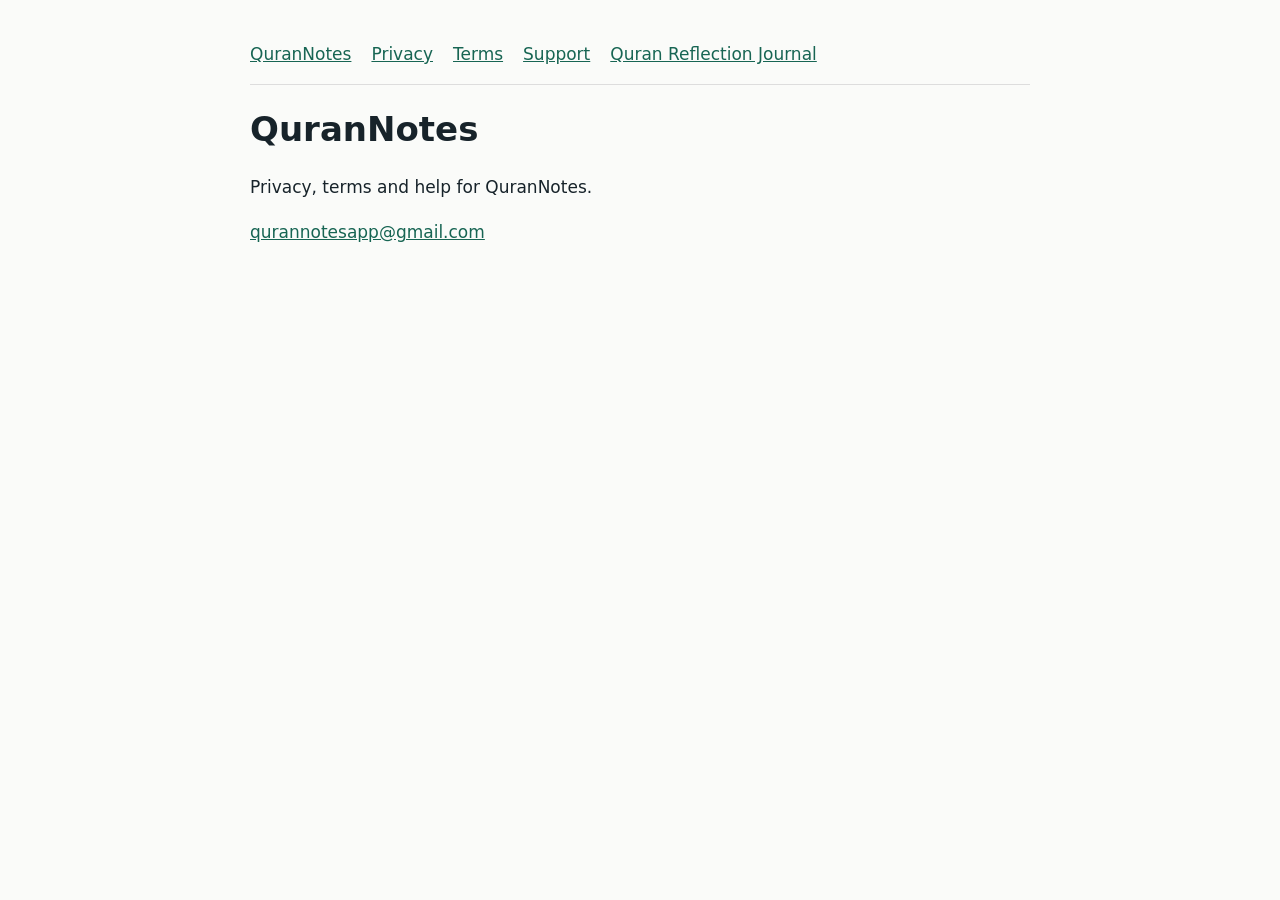
<file: index.html>
<!doctype html><html lang="en"><head><meta charset="utf-8"><meta name="viewport" content="width=device-width,initial-scale=1"><meta name="google-site-verification" content="VivXssZsGwXpyvxPbRL4xhTm6K8oLeYiuXnnENrfl5A" /><title>QuranNotes Privacy and Support</title><style>body{font:17px/1.65 system-ui,sans-serif;color:#17232a;background:#fafbf9;margin:0}main{max-width:780px;margin:0 auto;padding:40px 24px}h1,h2{line-height:1.25}h2{margin-top:2rem}a{color:#176553}nav{display:flex;gap:20px;flex-wrap:wrap;border-bottom:1px solid #ddd;padding-bottom:16px}li{margin-bottom:12px}footer{border-top:1px solid #ddd;margin-top:36px;padding-top:18px;color:#52625c}</style></head><body><main><nav><a href="index.html">QuranNotes</a><a href="privacy.html">Privacy</a><a href="terms.html">Terms</a><a href="support.html">Support</a><a href="tools/quran-reflection-journal/">Quran Reflection Journal</a></nav><h1>QuranNotes</h1><p>Privacy, terms and help for QuranNotes.</p><p><a href="mailto:qurannotesapp@gmail.com">qurannotesapp@gmail.com</a></p></main></body></html>
</file>
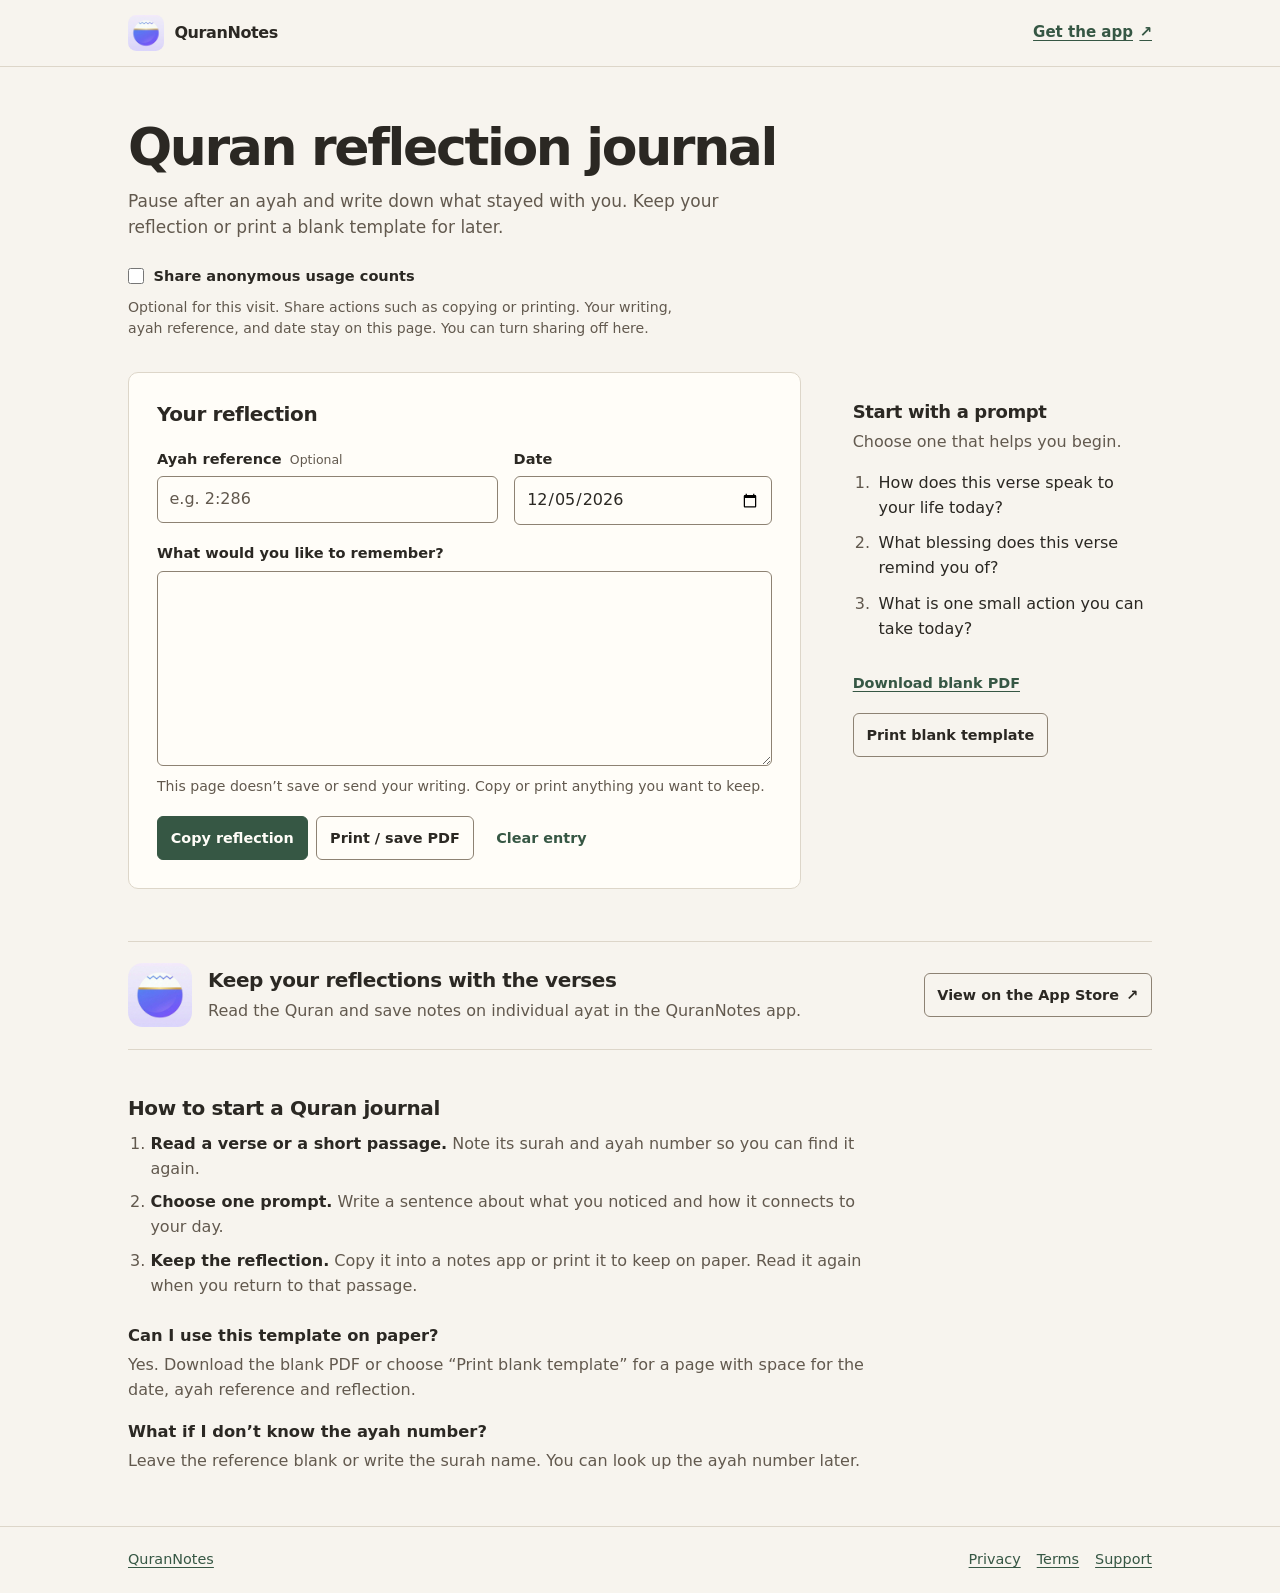
<file: tools/quran-reflection-journal/index.html>
<!doctype html>
<html lang="en">
<head>
  <meta charset="utf-8">
  <meta name="viewport" content="width=device-width, initial-scale=1">
  <meta name="theme-color" content="#f7f4ee" media="(prefers-color-scheme: light)">
  <meta name="theme-color" content="#24221e" media="(prefers-color-scheme: dark)">
  <title>Free Quran Reflection Journal &amp; Printable Template | QuranNotes</title>
  <meta name="description" content="Reflect on any ayah with three simple Quran journaling prompts. Write privately in your browser, then copy your entry or print a blank template.">
  <link rel="canonical" href="https://mahmoudahmedalaa.github.io/qurannotes-legal/tools/quran-reflection-journal/">
  <meta property="og:type" content="website">
  <meta property="og:site_name" content="QuranNotes">
  <meta property="og:title" content="Quran Reflection Journal | QuranNotes">
  <meta property="og:description" content="Write a reflection on any ayah or print a blank Quran journaling template.">
  <meta property="og:url" content="https://mahmoudahmedalaa.github.io/qurannotes-legal/tools/quran-reflection-journal/">
  <link rel="icon" type="image/png" href="qurannotes-icon.png">
  <link rel="stylesheet" href="journal.css">
  <script src="journal.js" defer></script>
  <script src="usage.js" defer></script>
</head>
<body>
  <a class="skip-link" href="#reflection">Skip to journal</a>
  <header class="site-header screen">
    <div class="wrap header-inner">
      <a class="wordmark" href="../../">
        <img src="qurannotes-icon.png" width="36" height="36" alt="">
        QuranNotes
      </a>
      <a class="store-link" href="https://apps.apple.com/app/apple-store/id6758863558?pt=126850320&amp;ct=web_journal&amp;mt=8" target="_blank" rel="noopener">Get the app <span aria-hidden="true">↗</span><span class="visually-hidden"> (opens in a new tab)</span></a>
    </div>
  </header>
  <main class="screen">
    <section class="intro wrap" aria-labelledby="page-title">
      <h1 id="page-title">Quran reflection journal</h1>
      <p>Pause after an ayah and write down what stayed with you. Keep your reflection or print a blank template for later.</p>
      <div id="usage-consent" class="usage-consent" hidden>
        <label for="share-usage">
          <input type="checkbox" id="share-usage" autocomplete="off" aria-describedby="usage-help">
          Share anonymous usage counts
        </label>
        <p id="usage-help">Optional for this visit. Share actions such as copying or printing. Your writing, ayah reference, and date stay on this page. You can turn sharing off here.</p>
      </div>
    </section>
    <div class="wrap workspace">
      <section class="editor" aria-labelledby="entry-title">
        <h2 id="entry-title">Your reflection</h2>
        <noscript>
          <p>Turn on JavaScript to write and copy an entry here. The prompts below also work in a notebook.</p>
        </noscript>
        <fieldset id="entry-fields" disabled>
          <legend class="visually-hidden">Reflection entry</legend>
          <div class="entry-meta">
            <label for="ayah">Ayah reference <span class="optional">Optional</span>
              <input id="ayah" type="text" maxlength="100" placeholder="e.g. 2:286" autocomplete="off" spellcheck="false">
            </label>
            <label for="entry-date">Date
              <input id="entry-date" type="date" min="0001-01-01" max="9999-12-31" autocomplete="off">
            </label>
          </div>
          <div class="reflection-heading">
            <label for="reflection">What would you like to remember?</label>
            <a class="mobile-prompt-link" href="#prompt-title">See prompts</a>
          </div>
          <textarea id="reflection" rows="7" maxlength="8000" dir="auto" autocomplete="off" spellcheck="false" aria-describedby="privacy-hint"></textarea>
          <p id="privacy-hint" class="privacy-hint">This page doesn’t save or send your writing. Copy or print anything you want to keep.</p>
          <div class="entry-actions">
            <button id="copy-entry" class="primary" type="button">Copy reflection</button>
            <button id="print-entry" type="button">Print / save PDF</button>
            <button id="clear-entry" class="quiet" type="button">Clear entry</button>
          </div>
        </fieldset>
        <p id="entry-status" class="status" role="status"></p>
        <div id="manual-copy" hidden>
          <label for="copy-text">Copy this text with your device’s Copy command.</label>
          <textarea id="copy-text" rows="5" dir="auto" readonly></textarea>
        </div>
      </section>
      <aside class="prompt-card" aria-labelledby="prompt-title">
        <h2 id="prompt-title" tabindex="-1">Start with a prompt</h2>
        <p>Choose one that helps you begin.</p>
        <ol>
          <li>How does this verse speak to your life today?</li>
          <li>What blessing does this verse remind you of?</li>
          <li>What is one small action you can take today?</li>
        </ol>
        <div class="blank-template-actions">
          <a id="download-blank-pdf" href="quran-reflection-journal-template.pdf" download>Download blank PDF</a>
          <button id="print-blank" type="button" hidden>Print blank template</button>
        </div>
        <a class="mobile-prompt-link" href="#reflection">Back to writing</a>
      </aside>
    </div>
    <div class="wrap below-editor">
      <section class="app-card" aria-labelledby="app-title">
        <img src="qurannotes-icon.png" width="64" height="64" alt="" loading="lazy">
        <div>
          <h2 id="app-title">Keep your reflections with the verses</h2>
          <p>Read the Quran and save notes on individual ayat in the QuranNotes app.</p>
        </div>
        <a class="app-button" href="https://apps.apple.com/app/apple-store/id6758863558?pt=126850320&amp;ct=web_journal&amp;mt=8" target="_blank" rel="noopener">View on the App Store <span aria-hidden="true">↗</span><span class="visually-hidden"> (opens in a new tab)</span></a>
      </section>
      <section aria-labelledby="how-title" class="guide">
        <h2 id="how-title">How to start a Quran journal</h2>
        <ol>
          <li><strong>Read a verse or a short passage.</strong> Note its surah and ayah number so you can find it again.</li>
          <li><strong>Choose one prompt.</strong> Write a sentence about what you noticed and how it connects to your day.</li>
          <li><strong>Keep the reflection.</strong> Copy it into a notes app or print it to keep on paper. Read it again when you return to that passage.</li>
        </ol>
        <h3>Can I use this template on paper?</h3>
        <p>Yes. Download the blank PDF or choose “Print blank template” for a page with space for the date, ayah reference and reflection.</p>
        <h3>What if I don’t know the ayah number?</h3>
        <p>Leave the reference blank or write the surah name. You can look up the ayah number later.</p>
      </section>
    </div>
  </main>
  <footer class="screen">
    <div class="wrap footer-inner">
      <a href="../../">QuranNotes</a>
      <nav aria-label="Footer">
        <a href="../../privacy.html">Privacy</a>
        <a href="../../terms.html">Terms</a>
        <a href="../../support.html">Support</a>
      </nav>
    </div>
  </footer>
  <article class="print-sheet">
    <h2 class="print-title">Quran reflection journal</h2>
    <p id="print-date">Date: ____________________</p>
    <p id="print-ayah">Ayah reference: ____________________</p>
    <div id="print-prompts">
      <h2>Reflection prompts</h2>
      <ol>
        <li>How does this verse speak to your life today?</li>
        <li>What blessing does this verse remind you of?</li>
        <li>What is one small action you can take today?</li>
      </ol>
    </div>
    <h2>Reflection</h2>
    <p id="print-reflection" dir="auto"></p>
    <div id="print-lines" aria-hidden="true"><div></div><div></div><div></div><div></div><div></div><div></div><div></div><div></div></div>
  </article>
</body>
</html>
</file>
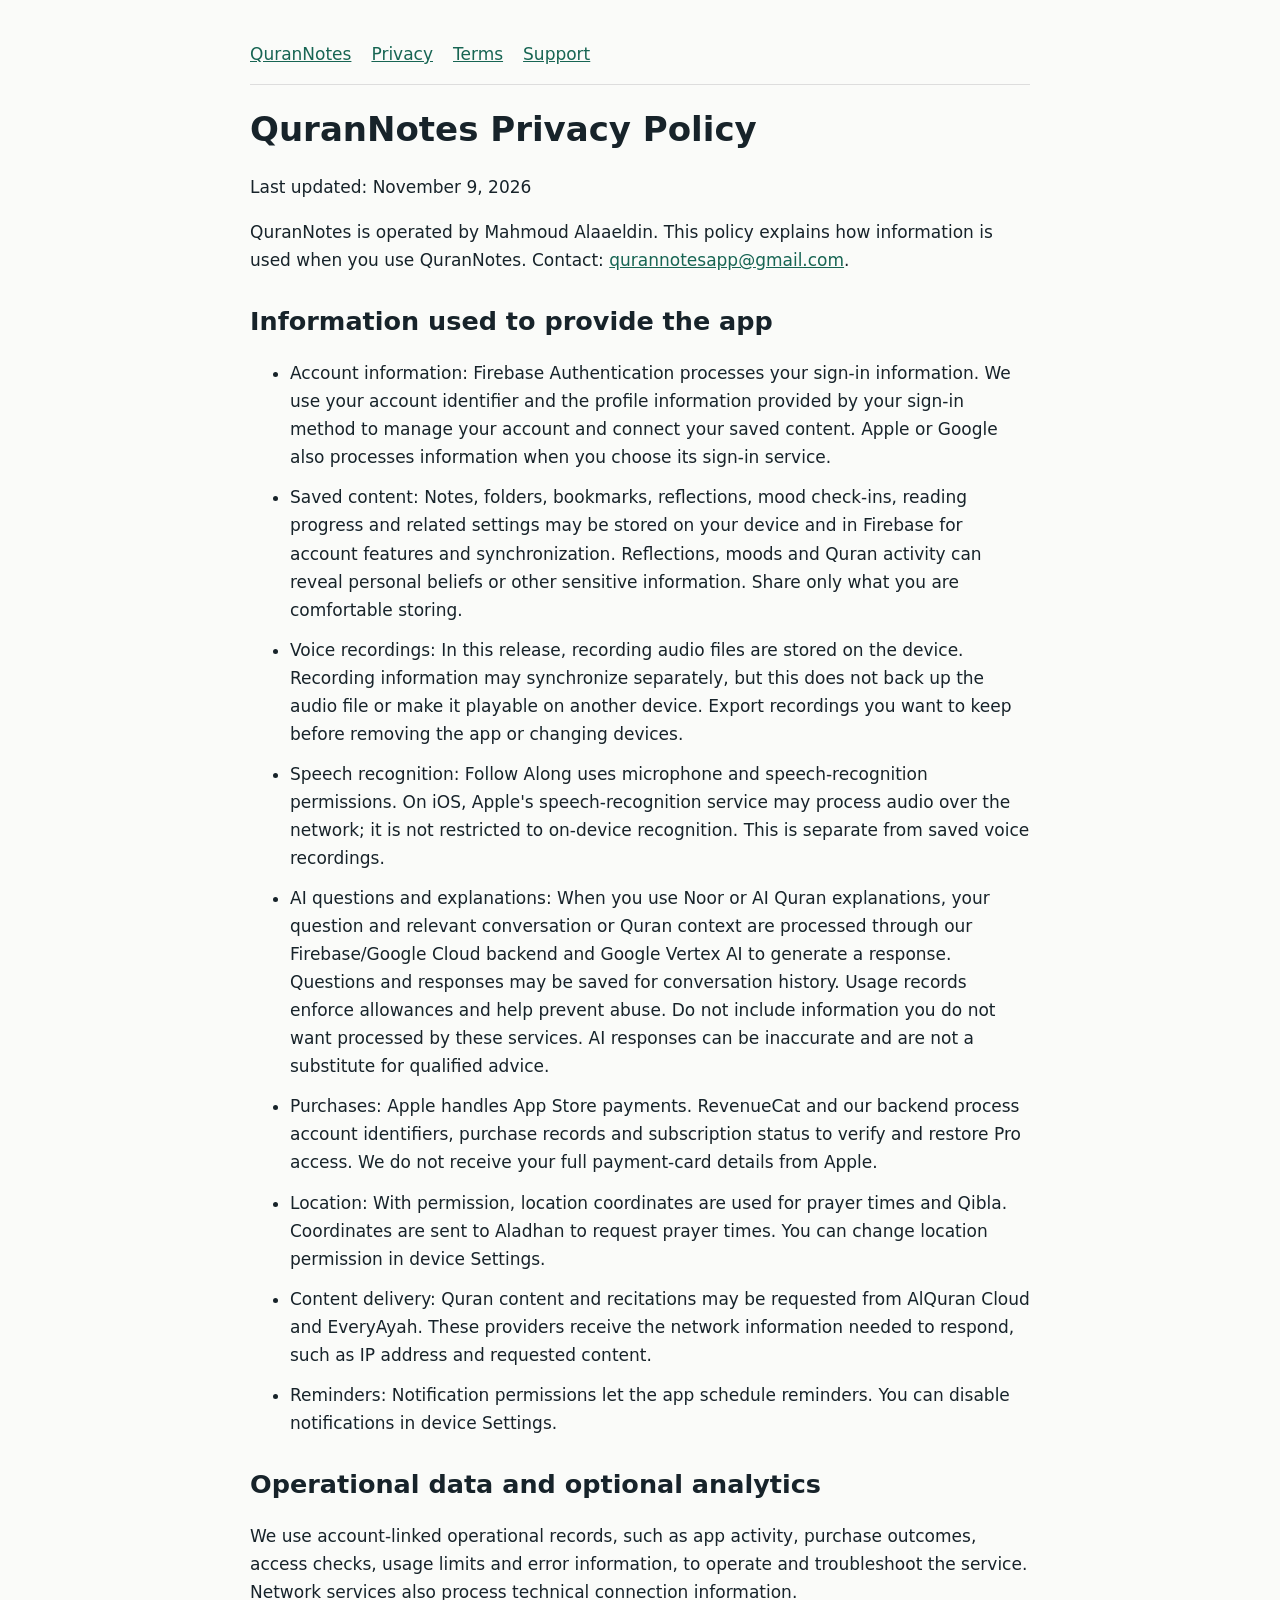
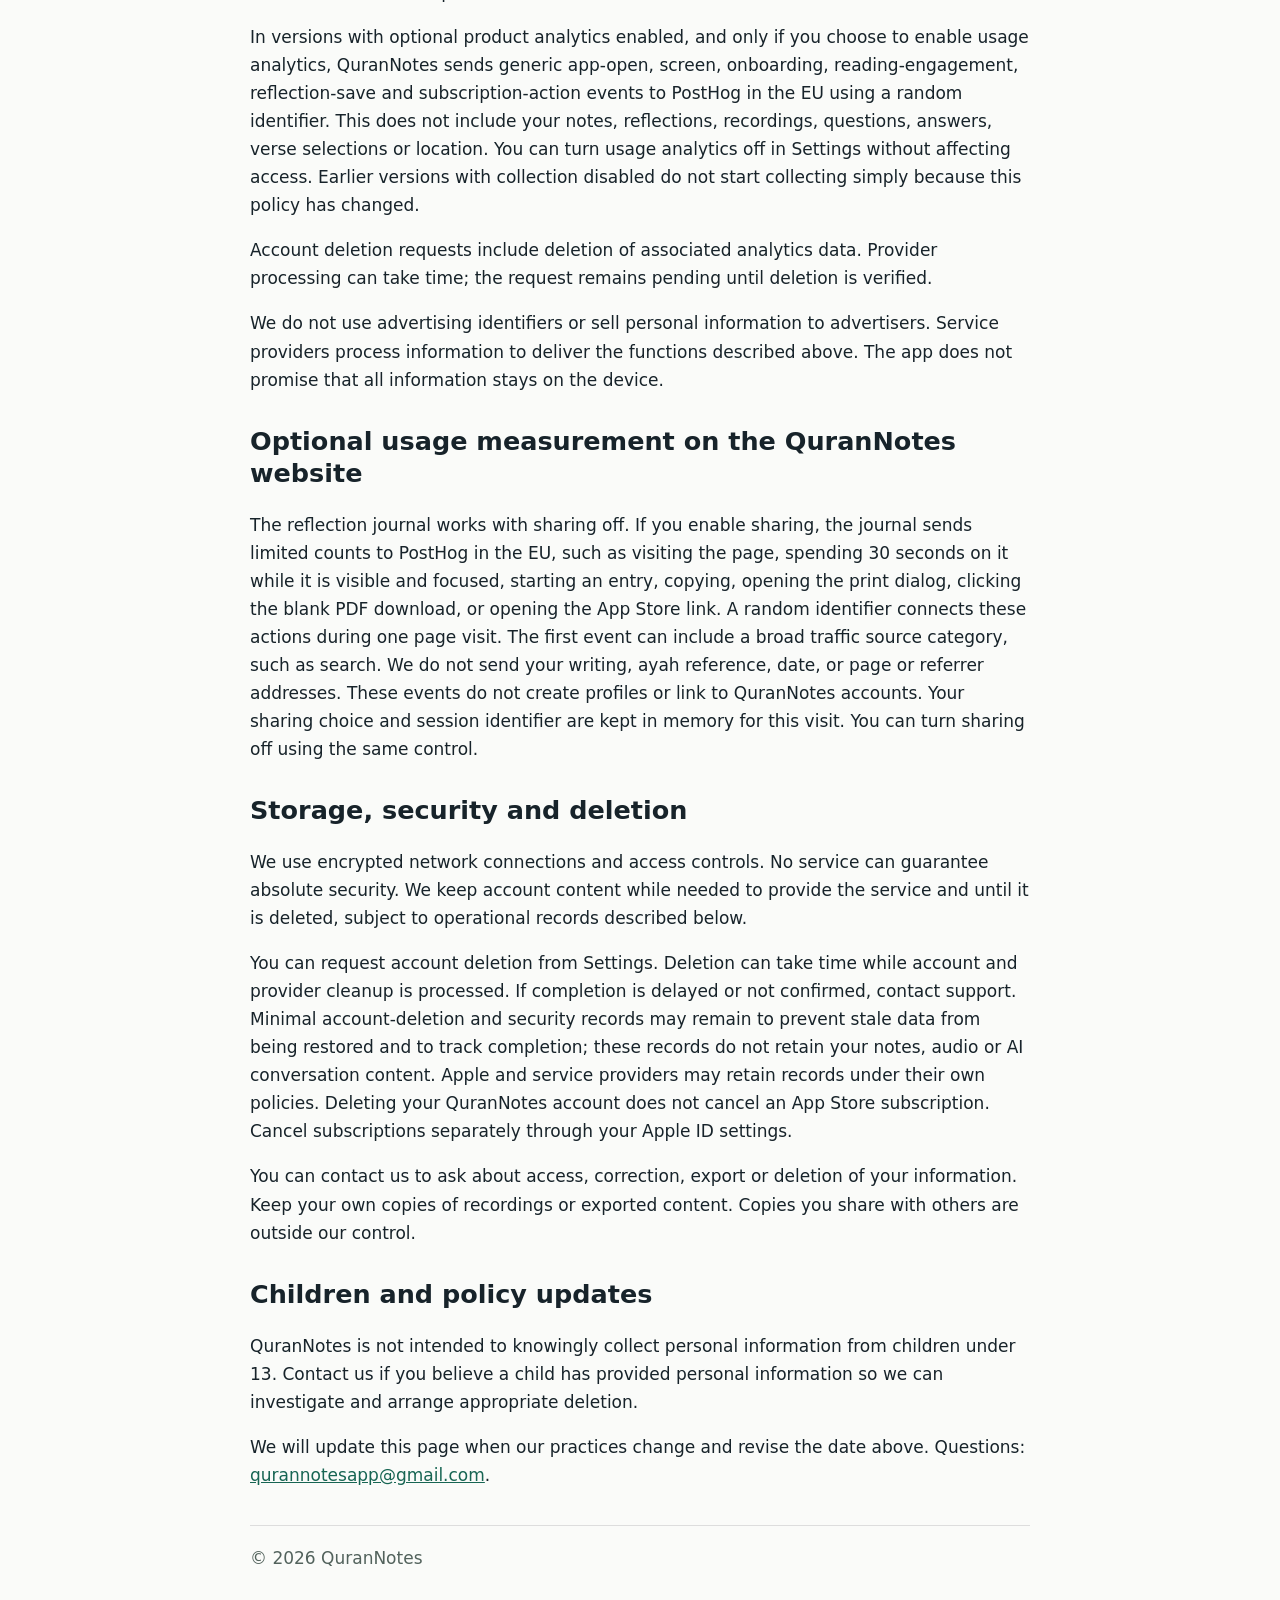
<file: privacy.html>
<!doctype html><html lang="en"><head><meta charset="utf-8"><meta name="viewport" content="width=device-width,initial-scale=1"><title>QuranNotes Privacy Policy</title><style>body{font:17px/1.65 system-ui,sans-serif;color:#17232a;background:#fafbf9;margin:0}main{max-width:780px;margin:0 auto;padding:40px 24px}h1,h2{line-height:1.25}h2{margin-top:2rem}a{color:#176553}nav{display:flex;gap:20px;flex-wrap:wrap;border-bottom:1px solid #ddd;padding-bottom:16px}li{margin-bottom:12px}footer{border-top:1px solid #ddd;margin-top:36px;padding-top:18px;color:#52625c}</style></head><body><main><nav><a href="index.html">QuranNotes</a><a href="privacy.html">Privacy</a><a href="terms.html">Terms</a><a href="support.html">Support</a></nav>
<h1>QuranNotes Privacy Policy</h1>
<p>Last updated: November 9, 2026</p>
<p>QuranNotes is operated by Mahmoud Alaaeldin. This policy explains how information is used when you use QuranNotes. Contact: <a href="mailto:qurannotesapp@gmail.com">qurannotesapp@gmail.com</a>.</p>
<h2>Information used to provide the app</h2>
<ul>
<li>Account information: Firebase Authentication processes your sign-in information. We use your account identifier and the profile information provided by your sign-in method to manage your account and connect your saved content. Apple or Google also processes information when you choose its sign-in service.</li>
<li>Saved content: Notes, folders, bookmarks, reflections, mood check-ins, reading progress and related settings may be stored on your device and in Firebase for account features and synchronization. Reflections, moods and Quran activity can reveal personal beliefs or other sensitive information. Share only what you are comfortable storing.</li>
<li>Voice recordings: In this release, recording audio files are stored on the device. Recording information may synchronize separately, but this does not back up the audio file or make it playable on another device. Export recordings you want to keep before removing the app or changing devices.</li>
<li>Speech recognition: Follow Along uses microphone and speech-recognition permissions. On iOS, Apple&#x27;s speech-recognition service may process audio over the network; it is not restricted to on-device recognition. This is separate from saved voice recordings.</li>
<li>AI questions and explanations: When you use Noor or AI Quran explanations, your question and relevant conversation or Quran context are processed through our Firebase/Google Cloud backend and Google Vertex AI to generate a response. Questions and responses may be saved for conversation history. Usage records enforce allowances and help prevent abuse. Do not include information you do not want processed by these services. AI responses can be inaccurate and are not a substitute for qualified advice.</li>
<li>Purchases: Apple handles App Store payments. RevenueCat and our backend process account identifiers, purchase records and subscription status to verify and restore Pro access. We do not receive your full payment-card details from Apple.</li>
<li>Location: With permission, location coordinates are used for prayer times and Qibla. Coordinates are sent to Aladhan to request prayer times. You can change location permission in device Settings.</li>
<li>Content delivery: Quran content and recitations may be requested from AlQuran Cloud and EveryAyah. These providers receive the network information needed to respond, such as IP address and requested content.</li>
<li>Reminders: Notification permissions let the app schedule reminders. You can disable notifications in device Settings.</li>
</ul>
<h2>Operational data and optional analytics</h2>
<p>We use account-linked operational records, such as app activity, purchase outcomes, access checks, usage limits and error information, to operate and troubleshoot the service. Network services also process technical connection information.</p>
<p>In versions with optional product analytics enabled, and only if you choose to enable usage analytics, QuranNotes sends generic app-open, screen, onboarding, reading-engagement, reflection-save and subscription-action events to PostHog in the EU using a random identifier. This does not include your notes, reflections, recordings, questions, answers, verse selections or location. You can turn usage analytics off in Settings without affecting access. Earlier versions with collection disabled do not start collecting simply because this policy has changed.</p>
<p>Account deletion requests include deletion of associated analytics data. Provider processing can take time; the request remains pending until deletion is verified.</p>
<p>We do not use advertising identifiers or sell personal information to advertisers. Service providers process information to deliver the functions described above. The app does not promise that all information stays on the device.</p>
<h2>Optional usage measurement on the QuranNotes website</h2>
<p>The reflection journal works with sharing off. If you enable sharing, the journal sends limited counts to PostHog in the EU, such as visiting the page, spending 30 seconds on it while it is visible and focused, starting an entry, copying, opening the print dialog, clicking the blank PDF download, or opening the App Store link. A random identifier connects these actions during one page visit. The first event can include a broad traffic source category, such as search. We do not send your writing, ayah reference, date, or page or referrer addresses. These events do not create profiles or link to QuranNotes accounts. Your sharing choice and session identifier are kept in memory for this visit. You can turn sharing off using the same control.</p>
<h2>Storage, security and deletion</h2>
<p>We use encrypted network connections and access controls. No service can guarantee absolute security. We keep account content while needed to provide the service and until it is deleted, subject to operational records described below.</p>
<p>You can request account deletion from Settings. Deletion can take time while account and provider cleanup is processed. If completion is delayed or not confirmed, contact support. Minimal account-deletion and security records may remain to prevent stale data from being restored and to track completion; these records do not retain your notes, audio or AI conversation content. Apple and service providers may retain records under their own policies. Deleting your QuranNotes account does not cancel an App Store subscription. Cancel subscriptions separately through your Apple ID settings.</p>
<p>You can contact us to ask about access, correction, export or deletion of your information. Keep your own copies of recordings or exported content. Copies you share with others are outside our control.</p>
<h2>Children and policy updates</h2>
<p>QuranNotes is not intended to knowingly collect personal information from children under 13. Contact us if you believe a child has provided personal information so we can investigate and arrange appropriate deletion.</p>
<p>We will update this page when our practices change and revise the date above. Questions: <a href="mailto:qurannotesapp@gmail.com">qurannotesapp@gmail.com</a>.</p><footer>© 2026 QuranNotes</footer></main></body></html>
</file>
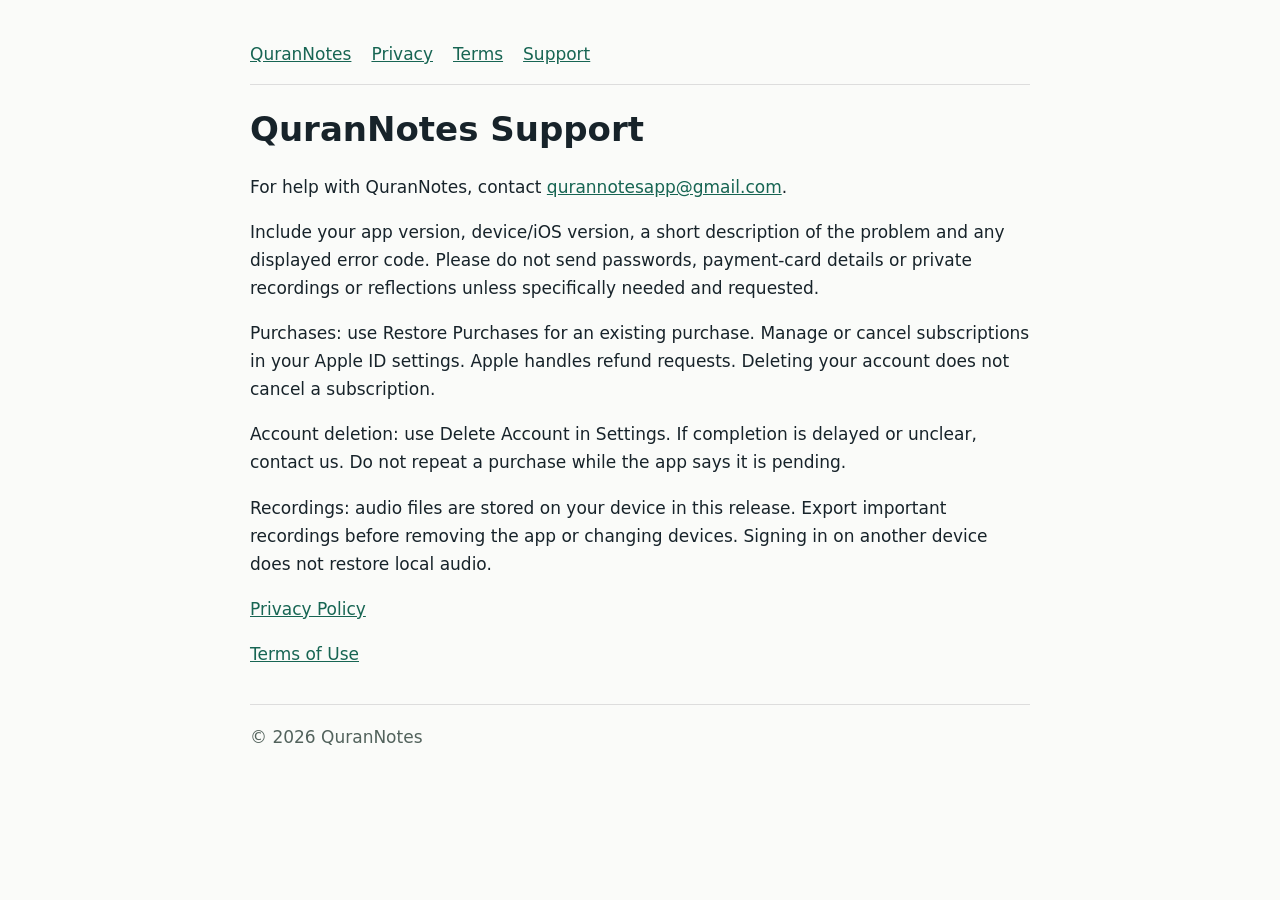
<file: support.html>
<!doctype html><html lang="en"><head><meta charset="utf-8"><meta name="viewport" content="width=device-width,initial-scale=1"><title>QuranNotes Support</title><style>body{font:17px/1.65 system-ui,sans-serif;color:#17232a;background:#fafbf9;margin:0}main{max-width:780px;margin:0 auto;padding:40px 24px}h1,h2{line-height:1.25}h2{margin-top:2rem}a{color:#176553}nav{display:flex;gap:20px;flex-wrap:wrap;border-bottom:1px solid #ddd;padding-bottom:16px}li{margin-bottom:12px}footer{border-top:1px solid #ddd;margin-top:36px;padding-top:18px;color:#52625c}</style></head><body><main><nav><a href="index.html">QuranNotes</a><a href="privacy.html">Privacy</a><a href="terms.html">Terms</a><a href="support.html">Support</a></nav>
<h1>QuranNotes Support</h1>
<p>For help with QuranNotes, contact <a href="mailto:qurannotesapp@gmail.com">qurannotesapp@gmail.com</a>.</p>
<p>Include your app version, device/iOS version, a short description of the problem and any displayed error code. Please do not send passwords, payment-card details or private recordings or reflections unless specifically needed and requested.</p>
<p>Purchases: use Restore Purchases for an existing purchase. Manage or cancel subscriptions in your Apple ID settings. Apple handles refund requests. Deleting your account does not cancel a subscription.</p>
<p>Account deletion: use Delete Account in Settings. If completion is delayed or unclear, contact us. Do not repeat a purchase while the app says it is pending.</p>
<p>Recordings: audio files are stored on your device in this release. Export important recordings before removing the app or changing devices. Signing in on another device does not restore local audio.</p>
<p><a href="privacy.html">Privacy Policy</a></p>
<p><a href="terms.html">Terms of Use</a></p><footer>© 2026 QuranNotes</footer></main></body></html>
</file>
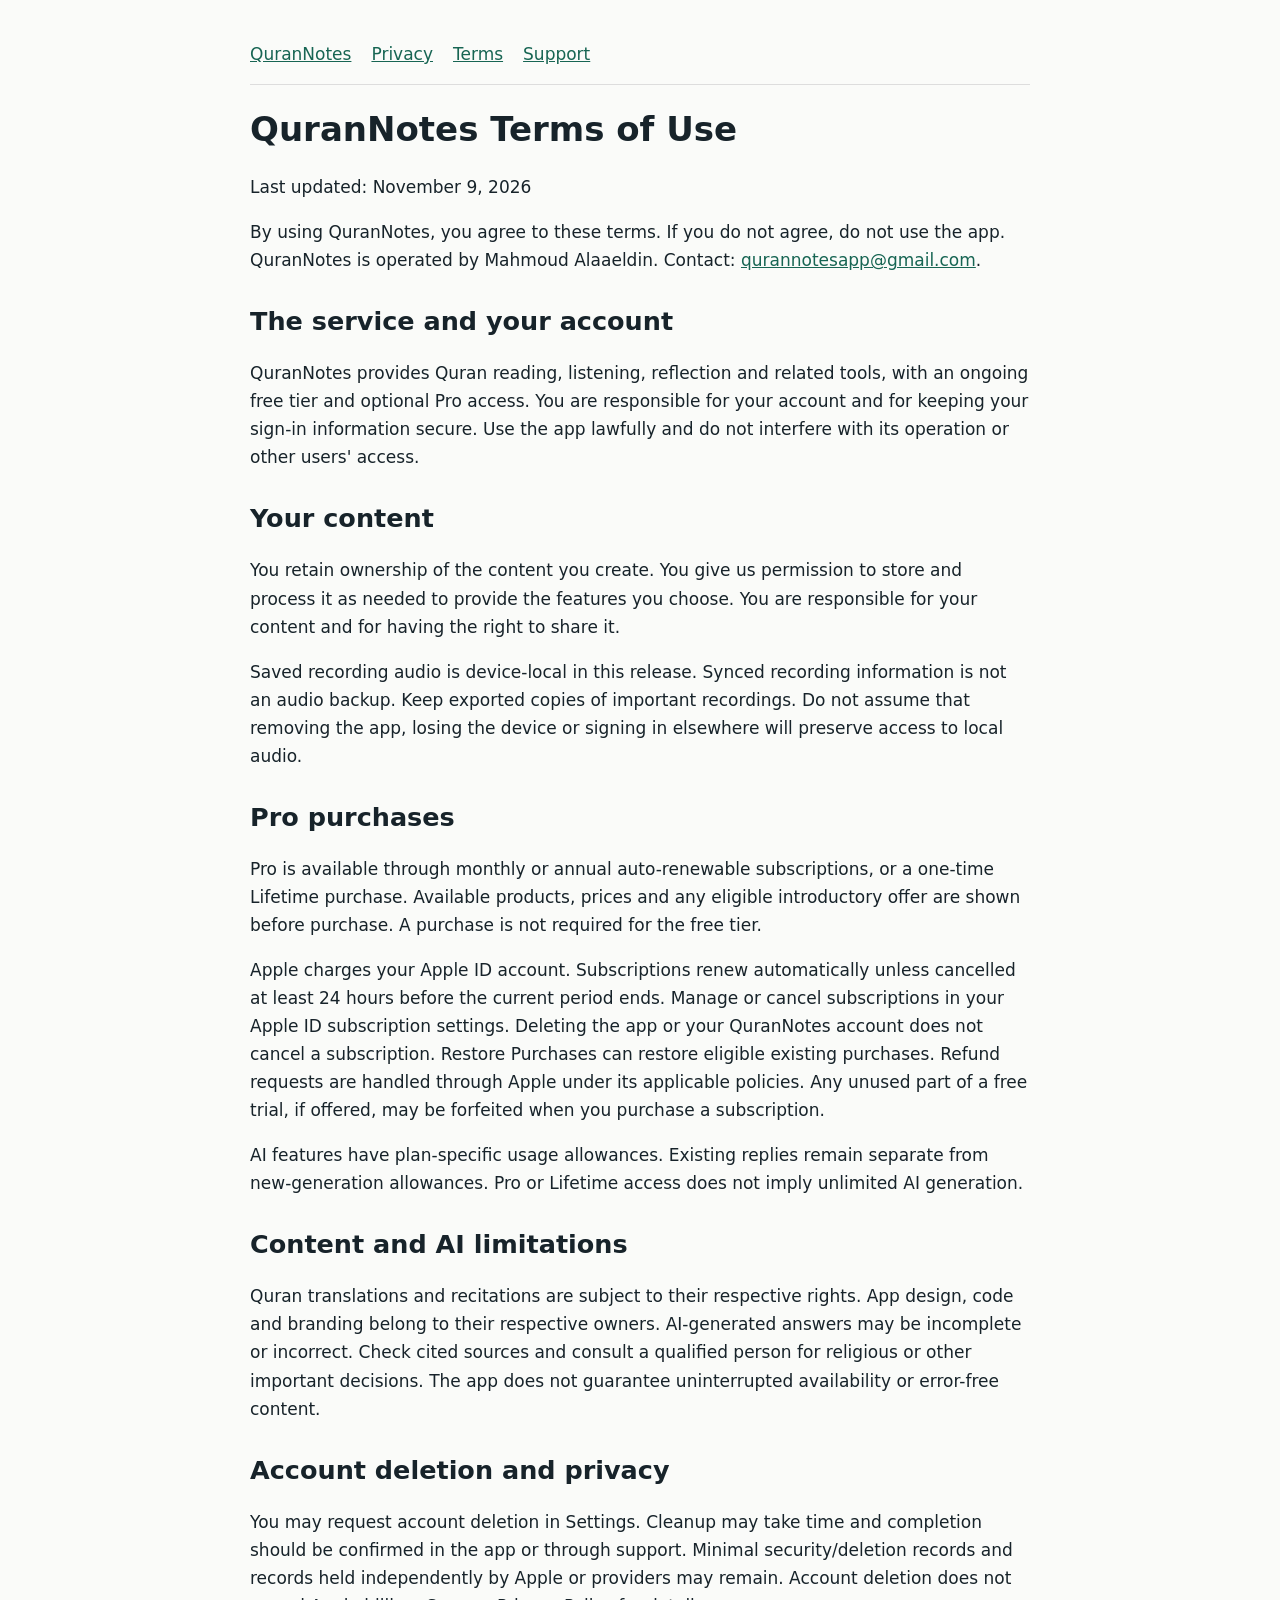
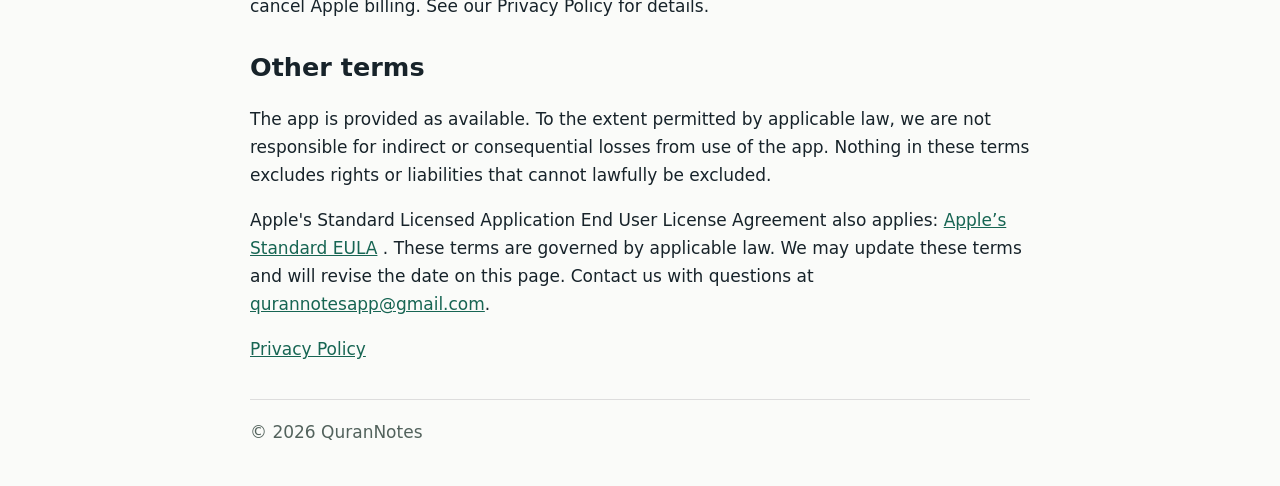
<file: terms.html>
<!doctype html><html lang="en"><head><meta charset="utf-8"><meta name="viewport" content="width=device-width,initial-scale=1"><title>QuranNotes Terms of Use</title><style>body{font:17px/1.65 system-ui,sans-serif;color:#17232a;background:#fafbf9;margin:0}main{max-width:780px;margin:0 auto;padding:40px 24px}h1,h2{line-height:1.25}h2{margin-top:2rem}a{color:#176553}nav{display:flex;gap:20px;flex-wrap:wrap;border-bottom:1px solid #ddd;padding-bottom:16px}li{margin-bottom:12px}footer{border-top:1px solid #ddd;margin-top:36px;padding-top:18px;color:#52625c}</style></head><body><main><nav><a href="index.html">QuranNotes</a><a href="privacy.html">Privacy</a><a href="terms.html">Terms</a><a href="support.html">Support</a></nav>
<h1>QuranNotes Terms of Use</h1>
<p>Last updated: November 9, 2026</p>
<p>By using QuranNotes, you agree to these terms. If you do not agree, do not use the app. QuranNotes is operated by Mahmoud Alaaeldin. Contact: <a href="mailto:qurannotesapp@gmail.com">qurannotesapp@gmail.com</a>.</p>
<h2>The service and your account</h2>
<p>QuranNotes provides Quran reading, listening, reflection and related tools, with an ongoing free tier and optional Pro access. You are responsible for your account and for keeping your sign-in information secure. Use the app lawfully and do not interfere with its operation or other users&#x27; access.</p>
<h2>Your content</h2>
<p>You retain ownership of the content you create. You give us permission to store and process it as needed to provide the features you choose. You are responsible for your content and for having the right to share it.</p>
<p>Saved recording audio is device-local in this release. Synced recording information is not an audio backup. Keep exported copies of important recordings. Do not assume that removing the app, losing the device or signing in elsewhere will preserve access to local audio.</p>
<h2>Pro purchases</h2>
<p>Pro is available through monthly or annual auto-renewable subscriptions, or a one-time Lifetime purchase. Available products, prices and any eligible introductory offer are shown before purchase. A purchase is not required for the free tier.</p>
<p>Apple charges your Apple ID account. Subscriptions renew automatically unless cancelled at least 24 hours before the current period ends. Manage or cancel subscriptions in your Apple ID subscription settings. Deleting the app or your QuranNotes account does not cancel a subscription. Restore Purchases can restore eligible existing purchases. Refund requests are handled through Apple under its applicable policies. Any unused part of a free trial, if offered, may be forfeited when you purchase a subscription.</p>
<p>AI features have plan-specific usage allowances. Existing replies remain separate from new-generation allowances. Pro or Lifetime access does not imply unlimited AI generation.</p>
<h2>Content and AI limitations</h2>
<p>Quran translations and recitations are subject to their respective rights. App design, code and branding belong to their respective owners. AI-generated answers may be incomplete or incorrect. Check cited sources and consult a qualified person for religious or other important decisions. The app does not guarantee uninterrupted availability or error-free content.</p>
<h2>Account deletion and privacy</h2>
<p>You may request account deletion in Settings. Cleanup may take time and completion should be confirmed in the app or through support. Minimal security/deletion records and records held independently by Apple or providers may remain. Account deletion does not cancel Apple billing. See our Privacy Policy for details.</p>
<h2>Other terms</h2>
<p>The app is provided as available. To the extent permitted by applicable law, we are not responsible for indirect or consequential losses from use of the app. Nothing in these terms excludes rights or liabilities that cannot lawfully be excluded.</p>
<p>Apple&#x27;s Standard Licensed Application End User License Agreement also applies: <a href="https://www.apple.com/legal/internet-services/itunes/dev/stdeula/">Apple’s Standard EULA</a> . These terms are governed by applicable law. We may update these terms and will revise the date on this page. Contact us with questions at <a href="mailto:qurannotesapp@gmail.com">qurannotesapp@gmail.com</a>.</p>
<p><a href="privacy.html">Privacy Policy</a></p><footer>© 2026 QuranNotes</footer></main></body></html>
</file>
<file: tools/quran-reflection-journal/journal.css>
:root {
  color-scheme: light dark;
  --page: #f7f4ee;
  --paper: #fffdf8;
  --soft: #eeebe3;
  --ink: #2b2823;
  --muted: #62594e;
  --accent: #365744;
  --accent-hover: #294837;
  --accent-contrast: #fffdf8;
  --accent-text: #365744;
  --line: #ddd6c9;
  --control-line: #8d8273;
  font: 100%/1.55 system-ui, -apple-system, BlinkMacSystemFont, "Segoe UI", sans-serif;
}

@media (prefers-color-scheme: dark) {
  :root {
    --page: #24221e;
    --paper: #2e2b26;
    --soft: #39352e;
    --ink: #f3eee4;
    --muted: #c1b8a9;
    --accent: #b5c9af;
    --accent-hover: #c2d4bb;
    --accent-contrast: #24221e;
    --accent-text: #b5c9af;
    --line: #514b40;
    --control-line: #918778;
  }
}

*, *::before, *::after { box-sizing: border-box; }
[hidden] { display: none !important; }
body { margin: 0; color: var(--ink); background: var(--page); }
a { color: var(--accent-text); text-underline-offset: .18em; }
a:hover { text-decoration-thickness: .12em; }
:focus-visible { outline: 3px solid var(--accent-text); outline-offset: 3px; }
button, input, textarea { font: inherit; }
button, a, input, textarea { -webkit-tap-highlight-color: transparent; }
h1, h2, h3, p { margin: 0; }
h2 { font-size: 1.25rem; font-weight: 650; line-height: 1.3; letter-spacing: -.02em; }
.wrap { width: min(calc(100% - 3rem), 64rem); margin-inline: auto; }

.visually-hidden, .skip-link:not(:focus) {
  position: absolute;
  width: 1px;
  height: 1px;
  overflow: hidden;
  white-space: nowrap;
  clip-path: inset(50%);
}

.skip-link:focus {
  position: fixed;
  inset: 8px auto auto 8px;
  z-index: 2;
  background: var(--paper);
  padding: .65rem 1rem;
  border-radius: .375rem;
}

.site-header { border-bottom: 1px solid var(--line); }
.header-inner, .footer-inner {
  min-height: 4.125rem;
  display: flex;
  align-items: center;
  justify-content: space-between;
  gap: 1rem;
}
.wordmark {
  display: inline-flex;
  align-items: center;
  gap: .65rem;
  min-height: 44px;
  color: var(--ink);
  font-size: 1rem;
  font-weight: 650;
  letter-spacing: -.025em;
  text-decoration: none;
}
.wordmark img, .app-card img { border-radius: 23%; display: block; }
.store-link {
  display: inline-flex;
  align-items: center;
  gap: .4rem;
  min-height: 44px;
  font-size: .94rem;
  font-weight: 550;
}

.intro { padding-block: 3.25rem 2rem; }
.intro h1 {
  font-size: 3.25rem;
  font-weight: 620;
  line-height: 1.08;
  letter-spacing: -.045em;
  text-wrap: balance;
}
.intro p {
  max-width: 62ch;
  margin-top: .8rem;
  color: var(--muted);
  font-size: 1.0625rem;
}

.usage-consent { margin-top: .85rem; }
.usage-consent label {
  display: inline-flex;
  align-items: center;
  gap: .6rem;
  min-height: 44px;
  cursor: pointer;
}
.usage-consent input {
  width: 1rem;
  height: 1rem;
  min-height: 0;
  margin: 0;
  padding: 0;
  accent-color: var(--accent);
  flex: none;
}
.usage-consent p { margin-top: -.1rem; font-size: .88rem; }

.workspace {
  display: grid;
  grid-template-columns: minmax(0, 2.25fr) minmax(0, 1fr);
  align-items: start;
  gap: clamp(1.75rem, 4vw, 3.25rem);
}
.editor, .prompt-card { min-width: 0; }
.editor {
  border: 1px solid var(--line);
  border-radius: .625rem;
  padding: clamp(1.125rem, 3vw, 1.75rem);
  background: var(--paper);
}
.editor fieldset { border: 0; padding: 0; margin: 1.3rem 0 0; min-width: 0; }
.entry-meta { display: grid; grid-template-columns: minmax(0, 1fr) minmax(0, .76fr); gap: 1rem; }
label { display: block; color: var(--ink); font-size: .91rem; font-weight: 620; }
.optional { font-weight: 450; color: var(--muted); font-size: .78rem; margin-inline-start: .2rem; }
input, textarea {
  display: block;
  width: 100%;
  min-width: 0;
  min-height: 46px;
  margin-top: .35rem;
  border: 1px solid var(--control-line);
  border-radius: .375rem;
  padding: .62rem .72rem;
  color: var(--ink);
  background: var(--paper);
  font-size: 1rem;
  font-weight: 400;
}
input::placeholder { color: var(--muted); }
.reflection-heading { margin-top: 1.1rem; }
.mobile-prompt-link { display: none; }
textarea { resize: vertical; line-height: 1.55; }
.privacy-hint, .status { font-size: .88rem; color: var(--muted); }
.privacy-hint { margin-top: .65rem; }
.status:empty { margin: 0; }
.status:not(:empty), #manual-copy { margin-top: .65rem; }
.entry-actions { display: flex; align-items: center; flex-wrap: wrap; gap: .55rem; margin-top: 1.1rem; }

button, .app-button {
  display: inline-flex;
  align-items: center;
  justify-content: center;
  gap: .45rem;
  min-height: 44px;
  padding: .5rem .8rem;
  border: 1px solid var(--control-line);
  border-radius: .375rem;
  background: transparent;
  color: var(--ink);
  font-size: .9rem;
  font-weight: 600;
  line-height: 1.25;
  cursor: pointer;
}
button:hover, .app-button:hover { background: var(--soft); }
button:active, .app-button:active { transform: translateY(1px); }
button.primary { background: var(--accent); color: var(--accent-contrast); border-color: var(--accent); }
button.primary:hover { background: var(--accent-hover); border-color: var(--accent-hover); }
button.quiet { color: var(--accent-text); border-color: transparent; }
button:disabled { cursor: default; opacity: .6; }
.prompt-card { padding-top: clamp(1.125rem, 3vw, 1.75rem); }
.prompt-card h2 { font-size: 1.125rem; }
.prompt-card p { color: var(--muted); margin-top: .4rem; }
.prompt-card ol {
  margin: 1rem 0 1.25rem;
  padding-inline-start: 1.4rem;
}
.prompt-card li { padding-inline-start: .22rem; }
.prompt-card li + li { margin-top: .68rem; }
.prompt-card li::marker { color: var(--muted); }
.blank-template-actions { display: flex; align-items: center; flex-wrap: wrap; gap: .45rem .75rem; }
.blank-template-actions a {
  display: inline-flex;
  align-items: center;
  min-height: 44px;
  font-size: .9rem;
  font-weight: 600;
}

.below-editor { margin-block: clamp(2rem, 5vw, 3.25rem); }
.app-card {
  display: flex;
  align-items: center;
  gap: 1rem;
  border-block: 1px solid var(--line);
  padding-block: 1.35rem;
}
.app-card p { color: var(--muted); margin-top: .4rem; }
.app-button { margin-inline-start: auto; text-decoration: none; flex-shrink: 0; }
.guide { max-width: 46rem; margin-top: 2.8rem; }
.guide ol { color: var(--muted); margin: .7rem 0 1.55rem; padding-inline-start: 1.4rem; }
.guide li { margin-block: .55rem; }
.guide strong, .guide h3 { color: var(--ink); }
.guide h3 { font-size: 1.02rem; margin: 1rem 0 .3rem; }
.guide p { color: var(--muted); }

footer { border-top: 1px solid var(--line); font-size: .9rem; }
footer nav { display: flex; flex-wrap: wrap; gap: 1rem; }
footer a { display: inline-flex; align-items: center; min-height: 44px; }
.print-sheet { display: none; }

@media (max-width: 46rem) {
  .wrap { width: min(calc(100% - 2rem), 64rem); }
  .header-inner { min-height: 4rem; }
  .intro { padding-block: 2rem 1.5rem; }
  .intro h1 { font-size: 2.375rem; }
  .intro p { font-size: 1rem; }
  .workspace { grid-template-columns: minmax(0, 1fr); gap: 1.5rem; }
  .prompt-card { border-top: 1px solid var(--line); padding: 1.25rem 0 0; }
  .reflection-heading { display: flex; flex-wrap: wrap; align-items: center; column-gap: .7rem; }
  .mobile-prompt-link {
    display: inline-flex;
    align-items: center;
    min-height: 44px;
    font-size: .83rem;
    font-weight: 650;
  }
  .reflection-heading a { margin-inline-start: 0; }
  .app-card { display: grid; grid-template-columns: auto minmax(0, 1fr); }
  .app-button { grid-column: 2; width: fit-content; max-width: 100%; margin-inline-start: 0; }
}

@media (max-width: 25rem) {
  .entry-meta { grid-template-columns: minmax(0, 1fr); gap: .7rem; }
  .footer-inner { gap: .4rem; }
  footer nav { column-gap: .65rem; }
}

@page { margin: .7in; }
@media print {
  :root { color-scheme: light; }
  .screen, .skip-link { display: none !important; }
  body { color: #000; background: #fff; font: 12pt/1.55 Georgia, serif; }
  .print-sheet { display: block; }
  .print-sheet h2 { margin: 16pt 0 8pt; break-after: avoid; }
  .print-sheet .print-title { font-size: 24pt; line-height: 1.1; margin: 0 0 14pt; }
  .print-sheet p { margin-bottom: 8pt; }
  .print-sheet p:empty { display: none; }
  #print-reflection { white-space: pre-wrap; overflow-wrap: anywhere; }
  #print-lines div { min-height: 27pt; border-bottom: 1px solid #555; }
}
</file>
